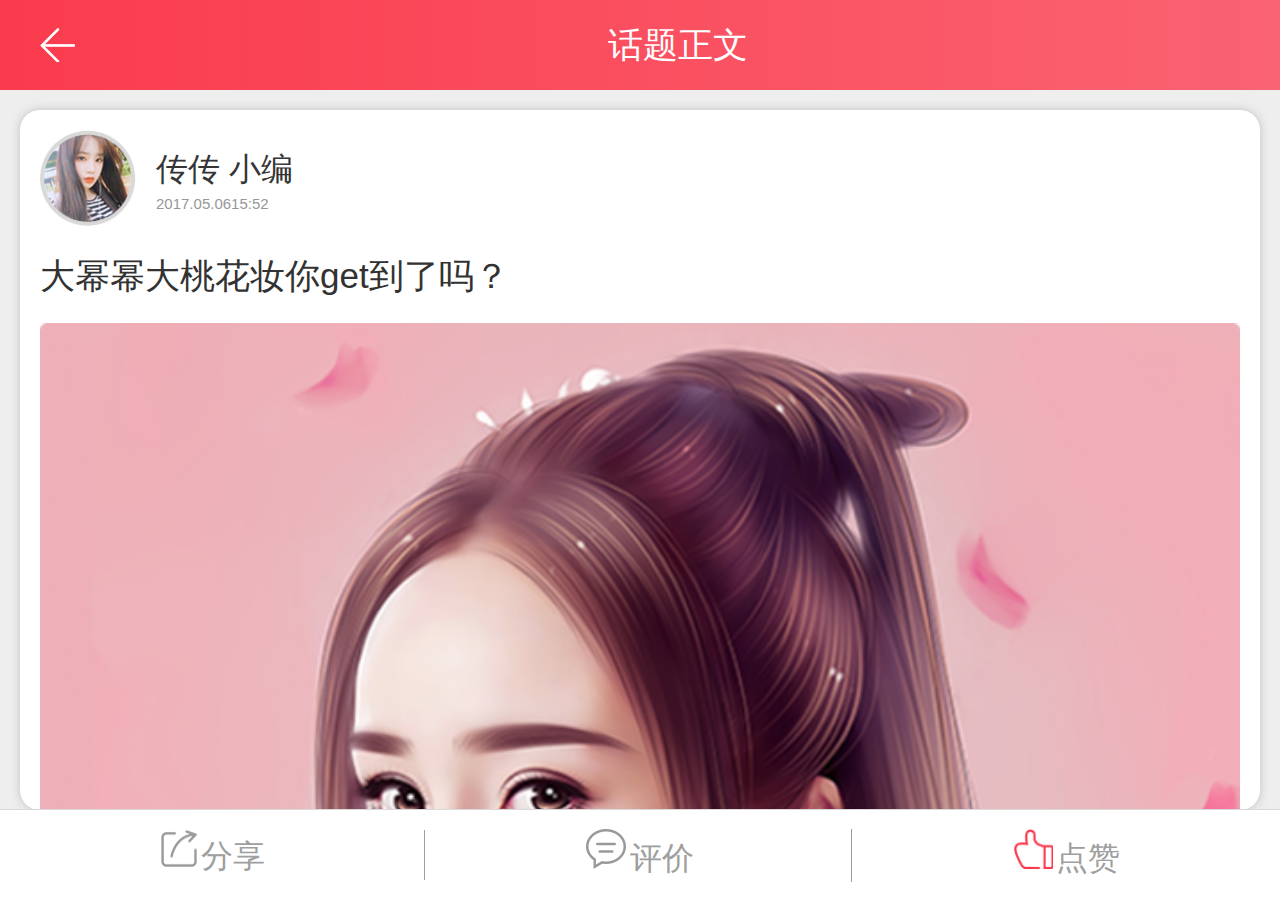
<file: index.html>
<!DOCTYPE html>
<html>
<head>
    <meta charset="utf-8">
    <meta name="viewport" content="initial-scale=1.0, maximum-scale=1.0, user-scalable=no" />
    <title>传传</title>
    <script src="js/rem.js" type="text/javascript"></script>
    <link rel="stylesheet" type="text/css" href="css/chuanchuan.css"/>
</head>
<body>
	<div class="container">
		<header class="header">
			<a href="second.html" class="header-title-pic"></a>
			<h4 class="header-title">话题正文</h4>
		</header>
		<section class="main">
			<div class="main-first">
				<!--传传 小编-->
				<div class="main-first-up">
					<div class="first-one">
						<img src="img/xiaotou_pic.png" class="main-first-pic"/>
					</div>
					<div class="first-two">
						<p class="first-text-xiao">传传 小编</p>
						<p class="first-date"><span>2017.05.06</span><time>15:52</time></p>
					</div>
				</div>
				<!--传传 小编-->
				<!--文字-->
				<h1 class="first-text-h1">大幂幂大桃花妆你get到了吗？</h1>
				<!--文字-->
				<!--big-pic-->
				<div class="big-img">
					<img src="img/big_pic.png" class="first-big"/>
				</div>
				
				<!--big-pic-->
			</div>
			<div class="main-second">
				<div class="second-title">
					#26851人已参与和讨论
				</div>
				<div class="second-body">
					<div class="second-body-one">
						<img src="img/review_pic.png" class="second-body-pic"/>
					</div>
					<div class="second-body-two">
						<h4 class="second-body-two-h4">这是个用户的名字</h4>
						<p class="second-body-two-p1"><span>06.08</span>&nbsp;&nbsp;<span>16:58</span></p>
						<p class="second-body-two-p2">顶一个，我也想要一个啊啊啊啊啊啊啊啊啊啊啊</p>
						<div class="second-body-two-why">
							<h5 class="second-body-two-why-h5">这是个用户的名字:<i class="second-body-two-why-i">我也想要</i></h5>
							<p class="second-body-two-p3">共两条回复></p>
						</div>
					</div>
					<div class="second-body-three">
						<img src="img/goog_pci.png" class="second-body-three-pic-zan"/>
						<img src="img/base_toggle.png" class="second-body-three-pic-toggle"/>
					</div>
				</div>
				<!--2-->
				<div class="second-body second-body-middle">
					<div class="second-body-one">
						<img src="img/review_pic.png" class="second-body-pic"/>
					</div>
					<div class="second-body-two">
						<h4 class="second-body-two-h4">这是个用户的名字</h4>
						<p class="second-body-two-p1"><span>06.08</span>&nbsp;&nbsp;<span>16:58</span></p>
						<p class="second-body-two-p2">顶一个，我也想要一个啊啊啊啊啊啊啊啊啊啊啊</p>
					</div>
					<div class="second-body-three">
						<img src="img/goog_pci.png" class="second-body-three-pic-zan"/>
						<img src="img/base_toggle.png" class="second-body-three-pic-toggle"/>
					</div>
				</div>
				<!--3-->
				<div class="second-body second-body-middle">
					<div class="second-body-one">
						<img src="img/review_pic.png" class="second-body-pic"/>
					</div>
					<div class="second-body-two">
						<h4 class="second-body-two-h4">这是个用户的名字</h4>
						<p class="second-body-two-p1"><span>06.08</span>&nbsp;&nbsp;<span>16:58</span></p>
						<p class="second-body-two-p2">顶一个，我也想要一个啊啊啊啊啊啊啊啊啊啊啊</p>
					</div>
					<div class="second-body-three">
						<img src="img/goog_pci.png" class="second-body-three-pic-zan"/>
						<img src="img/base_toggle.png" class="second-body-three-pic-toggle"/>
					</div>
				</div>
				<!--4-->
				<div class="second-body second-body-middle">
					<div class="second-body-one">
						<img src="img/review_pic.png" class="second-body-pic"/>
					</div>
					<div class="second-body-two">
						<h4 class="second-body-two-h4">这是个用户的名字</h4>
						<p class="second-body-two-p1"><span>06.08</span>&nbsp;&nbsp;<span>16:58</span></p>
						<p class="second-body-two-p2">顶一个，我也想要一个啊啊啊啊啊啊啊啊啊啊啊</p>
					</div>
					<div class="second-body-three">
						<img src="img/goog_pci.png" class="second-body-three-pic-zan"/>
						<img src="img/base_toggle.png" class="second-body-three-pic-toggle"/>
					</div>
				</div>
				<!--5-->
				<div class="second-body second-body-middle">
					<div class="second-body-one">
						<img src="img/review_pic.png" class="second-body-pic"/>
					</div>
					<div class="second-body-two">
						<h4 class="second-body-two-h4">这是个用户的名字</h4>
						<p class="second-body-two-p1"><span>06.08</span>&nbsp;&nbsp;<span>16:58</span></p>
						<p class="second-body-two-p2">顶一个，我也想要一个啊啊啊啊啊啊啊啊啊啊啊</p>
					</div>
					<div class="second-body-three">
						<img src="img/goog_pci.png" class="second-body-three-pic-zan"/>
						<img src="img/base_toggle.png" class="second-body-three-pic-toggle"/>
					</div>
				</div>
				<!--6-->
				<div class="second-body second-body-middle">
					<div class="second-body-one">
						<img src="img/review_pic.png" class="second-body-pic"/>
					</div>
					<div class="second-body-two">
						<h4 class="second-body-two-h4">这是个用户的名字</h4>
						<p class="second-body-two-p1"><span>06.08</span>&nbsp;&nbsp;<span>16:58</span></p>
						<p class="second-body-two-p2">顶一个，我也想要一个啊啊啊啊啊啊啊啊啊啊啊</p>
					</div>
					<div class="second-body-three">
						<img src="img/goog_pci.png" class="second-body-three-pic-zan"/>
						<img src="img/base_toggle.png" class="second-body-three-pic-toggle"/>
					</div>
				</div>
			</div>
		</section>
		<footer class="footer">
			<a href=" " class="footer-icon">
				<span><img src="img/fenxiang.png" class="footer-pic1"/></span>
				<span class="footer-text">分享</span>
			</a>
			<a href="#" class="footer-icon">
				<span><img src="img/base_toggle.png" class="footer-pic2"/></span>
				<span class="footer-text">评价</span>
			</a>
			<a href="#" class="footer-icon">
				<span><img src="img/base_pic_red_zan.png"class="footer-pic3"/></span>
				<span class="footer-text">点赞</span>
			</a>
		</footer>
	</div>
</body>
</html>
</file>
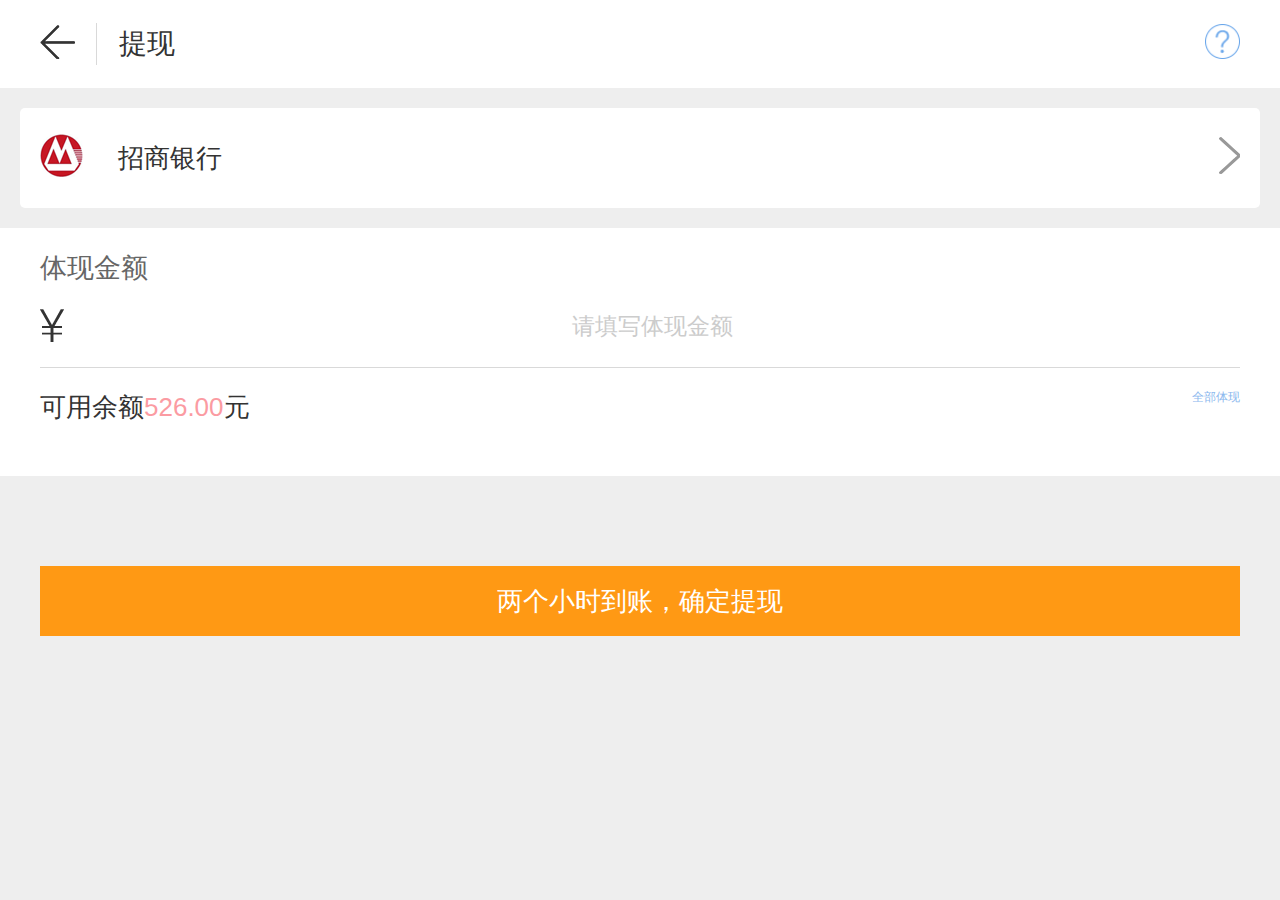
<file: eighth.html>
<!DOCTYPE html>
<html>
<head>
    <meta charset="utf-8">
    <meta name="viewport" content="initial-scale=1.0, maximum-scale=1.0, user-scalable=no" />
    <title>传传eighth</title>
    <script src="js/rem.js" type="text/javascript"></script>
   <link rel="stylesheet" type="text/css" href="css/second.css"/>
</head>
<body>
	<div class="container">
		<header class="header-eighth">
			<div class="header-eighth-title">
				<div class="header-eighth-title-one">
					<img src="img/second/fanhui.png" class="header-eighth-title-icon"/>
				</div>
				<div class="header-eighth-title-two">
					提现
				</div>
				<div class="header-eighth-title-three"><img src="img/second/wenhao.png" class="header-eighth-title-pic"/></div>
			</div>
			
		</header>
		<section class="main">
			<div class="main-eighth">
				<div class="main-eighth-img1">
					<img src="img/second/zhaoshang.png" class="main-eighth-pic"/>
				</div>
				<div class="main-eighth-txt">
						招商银行
				</div>
			<div class="main-eighth-img2">
				<img src="img/second/fanhui02.png" class="main-eighth-pic2"/>
			</div>
				
			</div>
			<div class="main-eighth-1">
				<div class="main-eighth-body-1">
					体现金额
				</div>
				<div  class="main-eighth-body-2">
					<div class="eighth-icon">
						<img src="img/second/moe.png"  class="main-eighth-body-pic"/>
						
					</div>
					<div class="main-eighth-body-text1">
						请填写体现金额
					</div>
					
				</div>
				<div class="main-eighth-body-3">
					<div class="main-eighth-body-text2">
						可用余额<i>526.00</i>元
					</div>
					
					<div class="main-eighth-body-text3">
						全部体现
					</div>
					
				</div>
				
			</div>
			<div class="main-eighth-2">
				两个小时到账，确定提现
			</div>
		</section>
	</div>
</body>
</html>
</file>
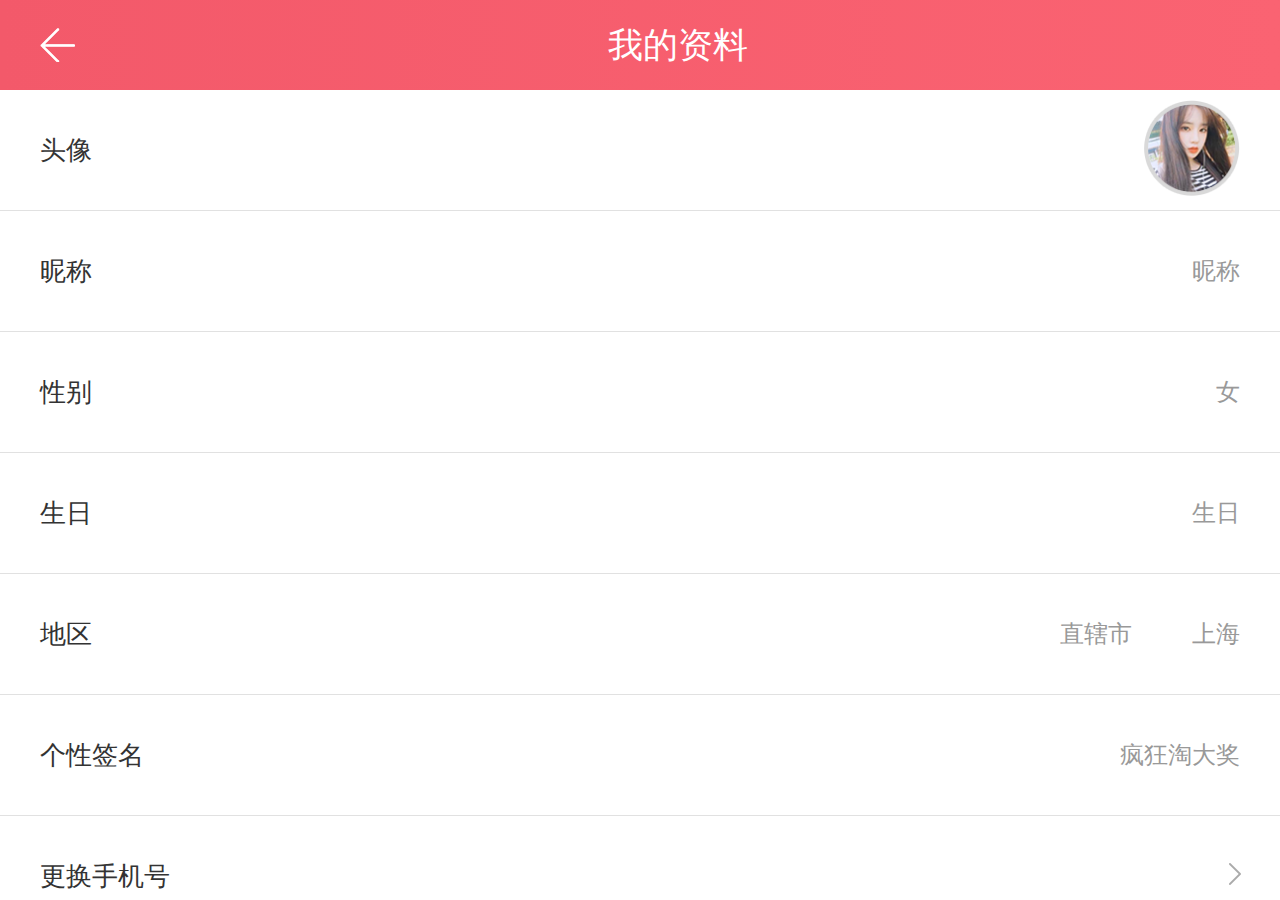
<file: fifth.html>
<!DOCTYPE html>
<html>
<head>
    <meta charset="utf-8">
    <meta name="viewport" content="initial-scale=1.0, maximum-scale=1.0, user-scalable=no" />
    <title>传传fifth</title>
    <script src="js/rem.js" type="text/javascript"></script>
   <link rel="stylesheet" type="text/css" href="css/second.css"/>
</head>
<body>
	<div class="container">
		<header class="header">
			<a href="#" class="header-title-pic"></a>
			<h4 class="header-title">我的资料</h4>
			<!--<h4 class="header-title-right">使用说明</h4>-->
		</header>
		<section class="main">
			<div class="main-fifth">
				<span class="main-fifth-title">头像</span>
				<span><img src="img/xiaotou_pic.png" class="main-fifth-pic"/></span>
			</div>
			<div class="main-fifth">
				<span class="main-fifth-title">昵称</span>
				<span class="main-fifth-title-1">昵称</span>
			</div>
			<div class="main-fifth">
				<span class="main-fifth-title">性别</span>
				<span class="main-fifth-title-1">女</span>
			</div>
			<div class="main-fifth">
				<span class="main-fifth-title">生日</span>
				<span class="main-fifth-title-1">生日</span>
			</div>
			<div class="main-fifth">
				<span class="main-fifth-title">地区</span>
				<span class="main-fifth-title-1"><i class="main-fifth-title-1-i">直辖市</i>上海</span>
			</div>
			<div class="main-fifth">
				<span class="main-fifth-title">个性签名</span>
				<span class="main-fifth-title-1">疯狂淘大奖</span>
			</div>
			<div class="main-fifth">
				<span class="main-fifth-title">更换手机号</span>
				<span class="main-fifth-title-pic1"><img src="img/second/sanjiao.png"/></span>
			</div>
		</section>
		
	</div>
</body>
</html>
</file>
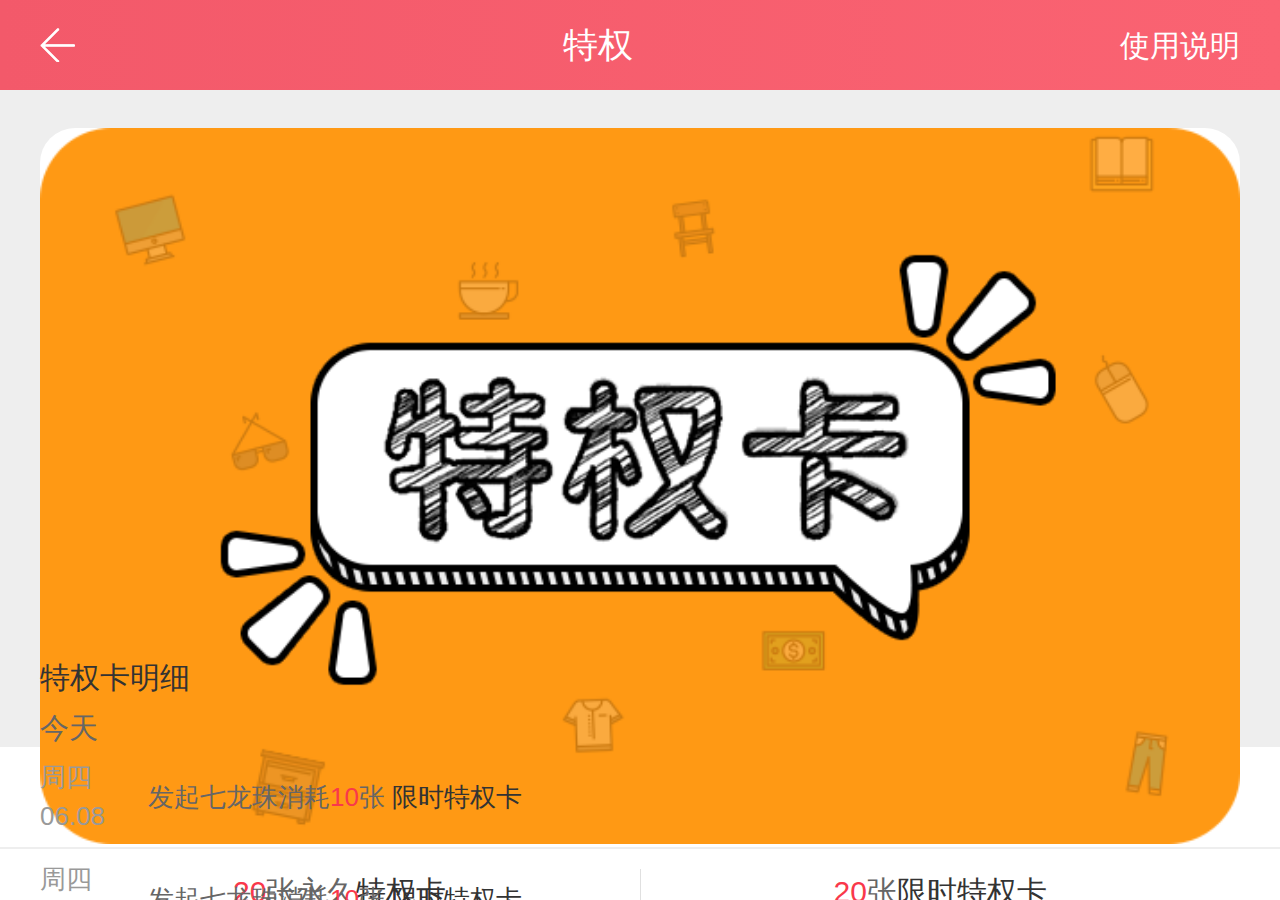
<file: fourth.html>
<!DOCTYPE html>
<html>
<head>
    <meta charset="utf-8">
    <meta name="viewport" content="initial-scale=1.0, maximum-scale=1.0, user-scalable=no" />
    <title>传传fourth</title>
    <script src="js/rem.js" type="text/javascript"></script>
   <link rel="stylesheet" type="text/css" href="css/second.css"/>
</head>
<body>
	<div class="container">
		<header class="header">
			<a href="#" class="header-title-pic"></a>
			<h4 class="header-title">特权</h4>
			<h4 class="header-title-right">使用说明</h4>
		</header>
		<section class="main main-one">
			<div class="main-fourth-first">
				<div class="banner">
					<img src="img/second/big-iocn.png" class="big-icon"/>
				</div>
				<div class="main-fourth-first-text">
					<a href="#" class="main-fourth-first-text-a"><i class="text-i">20</i><i class="text-i2">张永久</i>特权卡</a>
					<a href="#" class="main-fourth-first-text-a" style="border-right: none;"><i class="text-i">20</i><i class="text-i2">张</i>限时特权卡</a>
				</div>
			</div>	
			<div class="fourth-title">
				<h4 class="fourth-title-h4">特权卡明细</h4>
				<p class="fourth-title-p">今天</p>
			</div>
			<!--1-->
			
			<div class="fourth-body">
				<div class="fourth-body-time">
					<h4 class="fourth-body-time-4">周四</h4>
					<p class="fourth-body-time-p">06.08</p>
				</div>
				<div class="fourth-body-time-zhu">
					<p class="fourth-body-time-p2">
						发起七龙珠消耗<i class="fourth-red">10</i>张 <i class="fourth-hui">限时特权卡</i>
					</p>
				</div>
			</div>
			<!--2-->
			<div class="fourth-body">
				<div class="fourth-body-time">
					<h4 class="fourth-body-time-4">周四</h4>
					<p class="fourth-body-time-p">06.08</p>
				</div>
				<div class="fourth-body-time-zhu">
					<p class="fourth-body-time-p2">
						发起七龙珠消耗<i class="fourth-red">10</i>张 <i class="fourth-hui">限时特权卡</i>
					</p>
				</div>
			</div>
			<!--3-->
			<div class="fourth-body">
				<div class="fourth-body-time">
					<h4 class="fourth-body-time-4">周四</h4>
					<p class="fourth-body-time-p">06.08</p>
				</div>
				<div class="fourth-body-time-zhu">
					<p class="fourth-body-time-p2">
						发起七龙珠消耗<i class="fourth-red">10</i>张 <i class="fourth-hui">限时特权卡</i>
					</p>
				</div>
			</div>
			<div class="data">
				本周
			</div>
			<!--1-->
			<div class="fourth-body">
				<div class="fourth-body-time">
					<h4 class="fourth-body-time-4">周四</h4>
					<p class="fourth-body-time-p">06.08</p>
				</div>
				<div class="fourth-body-time-zhu">
					<p class="fourth-body-time-p2">
						发起七龙珠消耗<i class="fourth-red">10</i>张 <i class="fourth-hui">限时特权卡</i>
					</p>
				</div>
			</div>
			<!--2-->
			<div class="fourth-body">
				<div class="fourth-body-time">
					<h4 class="fourth-body-time-4">周四</h4>
					<p class="fourth-body-time-p">06.08</p>
				</div>
				<div class="fourth-body-time-zhu">
					<p class="fourth-body-time-p2">
						发起七龙珠消耗<i class="fourth-red">10</i>张 <i class="fourth-hui">限时特权卡</i>
					</p>
				</div>
			</div>
			<!--3-->
			<div class="fourth-body">
				<div class="fourth-body-time">
					<h4 class="fourth-body-time-4">周四</h4>
					<p class="fourth-body-time-p">06.08</p>
				</div>
				<div class="fourth-body-time-zhu">
					<p class="fourth-body-time-p2">
						发起七龙珠消耗<i class="fourth-red">10</i>张 <i class="fourth-hui">限时特权卡</i>
					</p>
				</div>
			</div>
			<!--4-->
			<div class="fourth-body">
				<div class="fourth-body-time">
					<h4 class="fourth-body-time-4">周四</h4>
					<p class="fourth-body-time-p">06.08</p>
				</div>
				<div class="fourth-body-time-zhu">
					<p class="fourth-body-time-p2">
						发起七龙珠消耗<i class="fourth-red">10</i>张 <i class="fourth-hui">限时特权卡</i>
					</p>
				</div>
			</div>
		</section>
		
	</div>
</body>
</html>
</file>
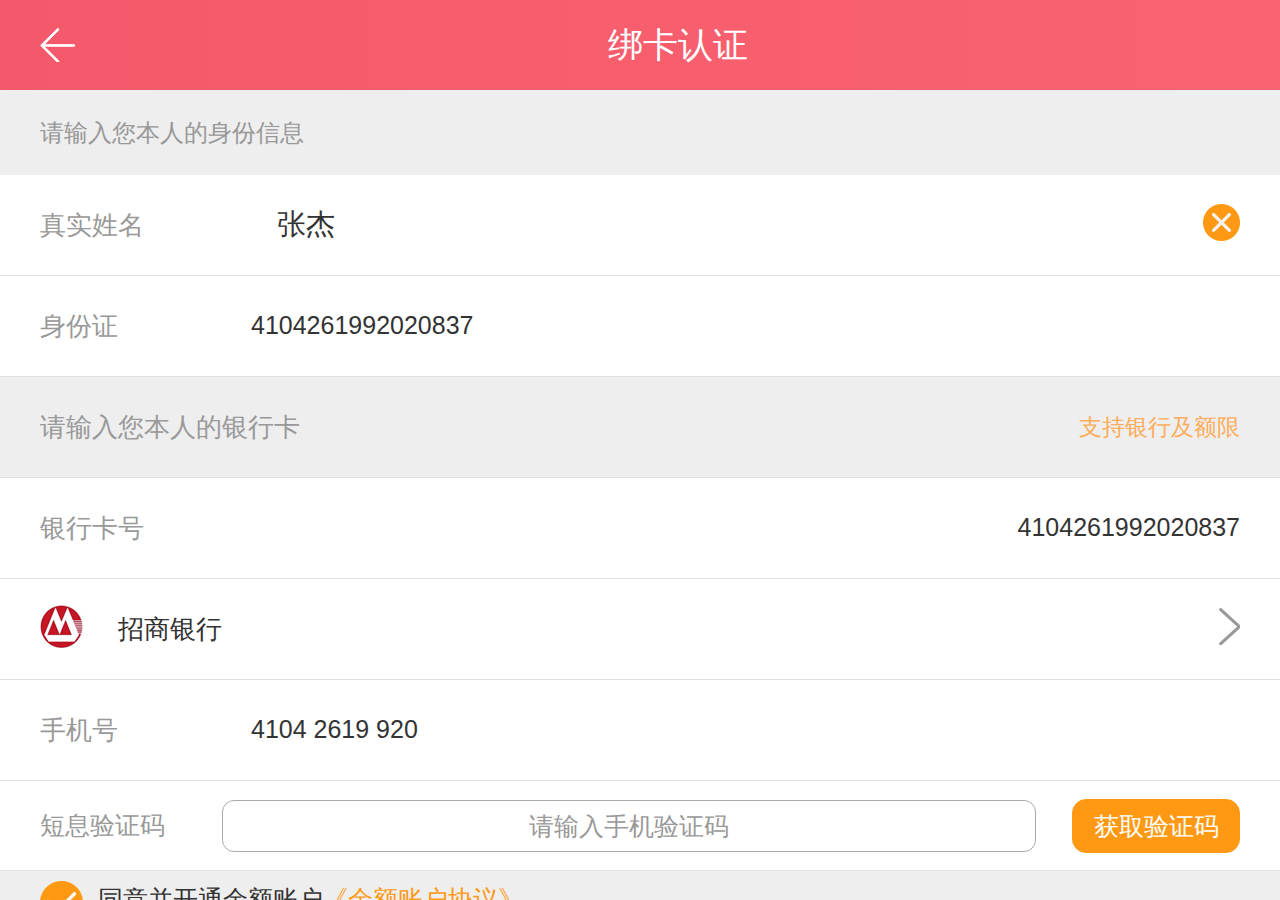
<file: ninth.html>
<!DOCTYPE html>
<html>
<head>
    <meta charset="utf-8">
    <meta name="viewport" content="initial-scale=1.0, maximum-scale=1.0, user-scalable=no" />
    <title>传传ninth</title>
    <script src="js/rem.js" type="text/javascript"></script>
   <link rel="stylesheet" type="text/css" href="css/second.css"/>
</head>
<body>
	<div class="container">
		<header class="header">
			<a href="eighth.html" class="header-title-pic"></a>
			<h4 class="header-title">绑卡认证</h4>
		</header>
		<section class="main">
			<div  class="main-ninth">
				请输入您本人的身份信息
			</div>
			<div class="main-ninth-1">
				<div class="name">真实姓名</div>
				<div class="zhang">张杰</div>
				<div class="ninth-pic"><img src="img/second/cha.png" class="ninth-img"/></div>
			</div>
			<div class="main-ninth-2">
				<div class="papers">身份证</div>
				<div class="shu">4104261992020837</div>
			</div>
			<div class="main-ninth-3">
				<div class="papers2">请输入您本人的银行卡</div>
				<div class="support">支持银行及额限</div>
				
			</div>
			<div class="main-ninth-4">
				<div class="papers3">银行卡号</div>
				<div class="shu2">4104261992020837</div>
			</div>
			<div class="main-ninth-5">
				<div class="main-ninth-img"><img src="img/second/zhaoshang.png" class="main-ninth-img"/></div>
				<div class="main-ninth-txt">招商银行</div>
				<div class="main-ninth-img2"><img src="img/second/fanhui02.png" class="main-ninth-pic2"/></div>
			</div>
			<div class="main-ninth-2">
				<div class="papers">手机号</div>
				<div class="shu">4104 2619 920</div>
			</div>
			<div class="main-ninth-6">
				<div class=" code">短息验证码</div>
				<div class=" code-tel">请输入手机验证码</div>
				<div class="get-code">获取验证码</div>
			</div>
			<div class="main-ninth-7">
				<div class="duihao-pic"><img src="img/second/duihao.png" class="duihao"/></div>
				<div class="duihao-txt">同意并开通余额账户<i class="duihao-i">《余额账户协议》</i></div>
			</div>
			<div class="main-ninth-8">
				确认绑卡
			</div>
		</section>
		
	</div>
</body>
</html>
</file>
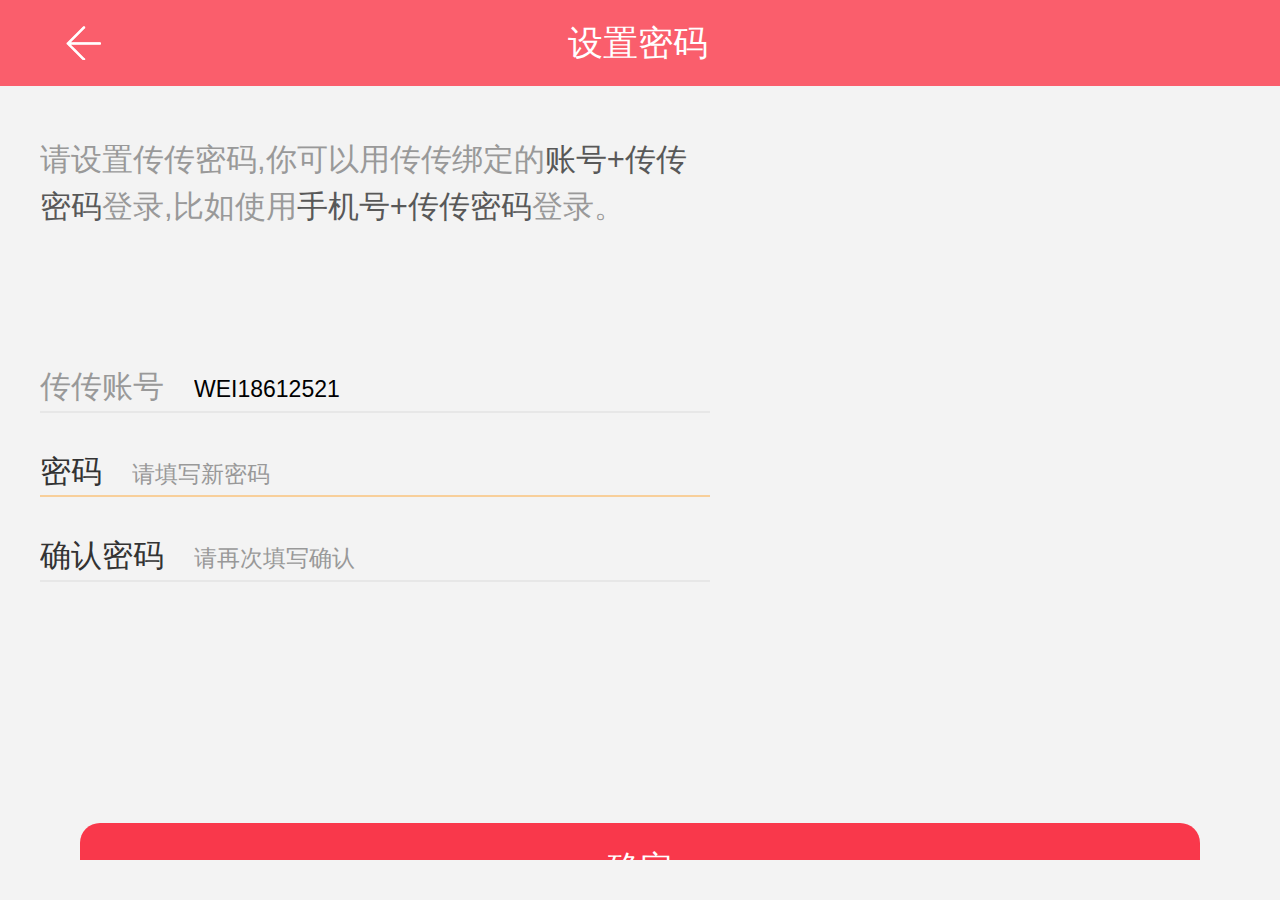
<file: password.html>
<!DOCTYPE html>
<html>
	<head>
		<meta charset="UTF-8">
		<title></title>
		<script type="text/javascript" src="js/rem.js"></script>
		<link rel="stylesheet" type="text/css" href="css/password.css"/>
	</head>
	<body>
		<div class="box">
			<div class="top">
				<a href="second.html"><img src="img/fan1.png"/></a>
				<h3><a href="#">设置密码</a></h3>
			</div>
			<div class="content">
				<div class="zhong">
					<p>请设置传传密码,你可以用传传绑定的<a href="#">账号+传传密码</a>登录,比如使用<a href="#">手机号+传传密码</a>登录。</p>
					<form action="#">
					<h3><span class="yiyi">传传账号</span><input type="text"  value="WEI18612521" class="te"/></h3>
					<h3 class="erer"><span>密码</span><input type="text" value="请填写新密码" class="pw"/></h3>
					<h3><span>确认密码</span><input type="text" value="请再次填写确认"  class="pa"/></h3>
				</form>
				</div>	
				<div class="quit">
					<h5><a href="#">确定</a></h5>
				</div>
			</div>
				
			</div>
		</div>
	</body>
</html>
</file>
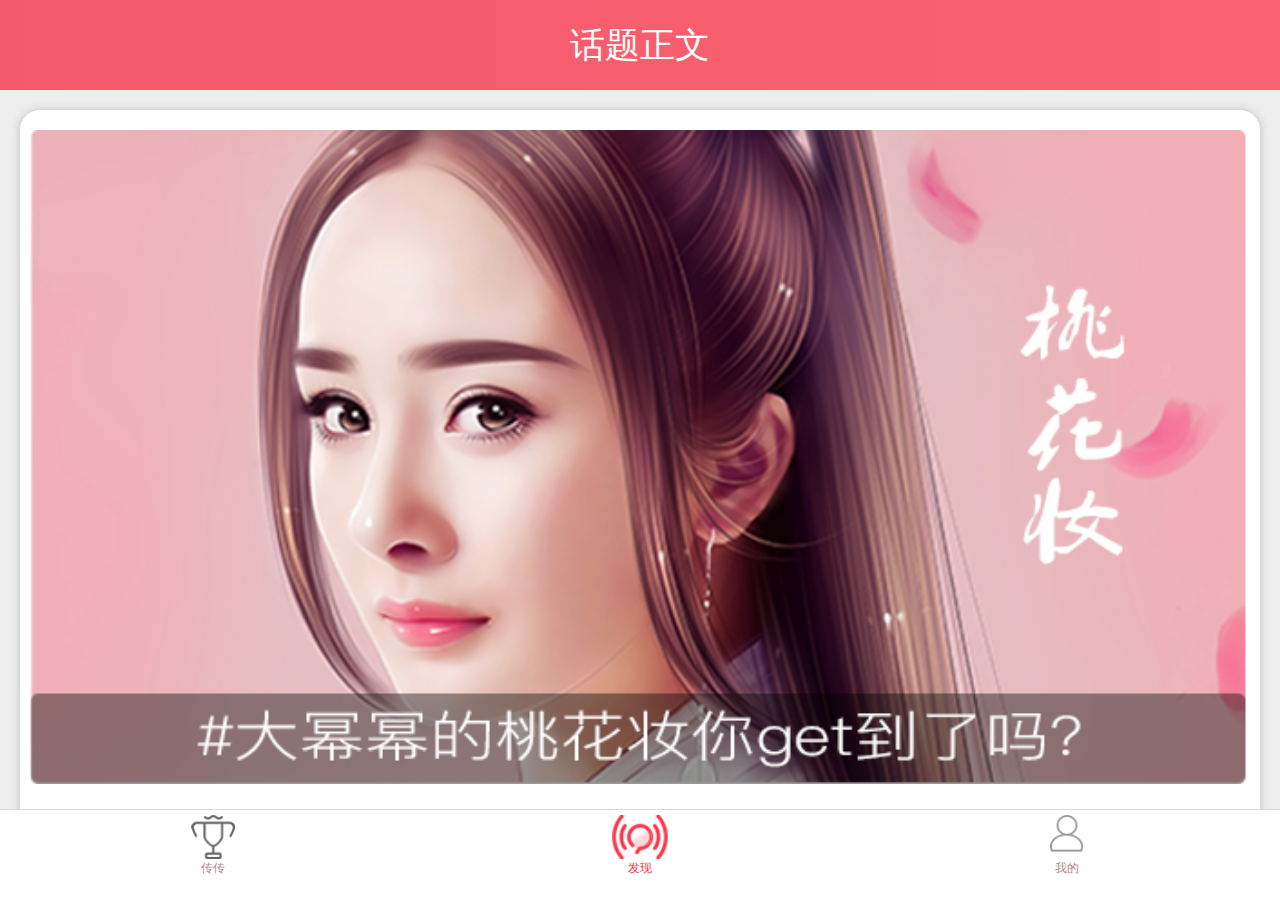
<file: second.html>
<!DOCTYPE html>
<html>
<head>
    <meta charset="utf-8">
    <meta name="viewport" content="initial-scale=1.0, maximum-scale=1.0, user-scalable=no" />
    <title>传传second</title>
    <script src="js/rem.js" type="text/javascript"></script>
   <link rel="stylesheet" type="text/css" href="css/second.css"/>
</head>
<body>
	<div class="container">
		<header class="header">
			<!--<a href="#" class="header-title-pic"></a>-->
			<h4 class="header-title">话题正文</h4>
		</header>
		<section class="main">
			<div class="main-second-first">
				<div class="banner">
					<img src="img/second/mimi_02.png" class="big-img"/>
				</div>
				<div class="icon">
					<div class="icon-img">
						<img src="img/second/xiaobiantouxiangd.png" alt="小编的头像" />
					</div>
					<div class="icon-text">
						<p class="p1">传传小编</p>
						<p class="p2">2017.05.06</p>
					</div>
					<div class="zan">
						<span><i><img src="img/base_pic_red_zan.png"/></i> 1500</span>
						<span><i><img src="img/second/xing.png"/></i></span>
					</div>
				</div>
				<div class="first-text">
					<h4 class="first-text-up">#26851人已参与讨论</h4>
					<h4 class="first-text-middle">顶一个我也想要啊啊啊啊啊啊啊啊啊</h4>
					<h4 class="first-text-bottom">顶一个我也想要啊啊啊啊啊啊啊啊啊</h4>
				</div>
			</div>
			<!--1-->
			<div class="main-second-three">
				<div class="main-second-three-up">
					<div class="main-second-three-img">
						<img src="img/second/xiaobiantouxiangd.png" class="main-second-three-img-pic"/>
					</div>
					<div class="main-second-three-text">
						rkjis8064n
					<div class="main-second-three-text1">
						抽了好多礼物,好腻害,心有灵犀的唇膏颜色,大爱啊!!!
					</div>
					</div>
				</div>
				<div class="main-second-tu">
					<div class="main-second-three-tu">
					<img src="img/second/chun_02.png" class="main-second-three-tu-pic"/>
					</div>
					<div class="main-second-three-tu">
						<img src="img/second/ren_03.png" class="main-second-three-tu-pic"/>
					</div>
					<div class="main-second-three-tu">						
						<img src="img/second/zui_03.png" class="main-second-three-tu-pic"/>
					</div>	
				</div>
				<div class="main-second-pingjia">
					<div class="main-second-pingjia-h">
						32分钟前
					</div>					
					<div class="main-second-pingjia-all">
						<div class="main-second-pingjia-all-pic">
							<img src="img/second/touxiang3_03.png" class="main-second-pingjia-all-pic-img"/>
						</div>
						<div class="main-second-pingjia-all-txt">
							<span class="main-second-pingjia-all-txt-cla">+280</span> <i class="main-second-pingjia-all-txt-i">评论</i> <a href="#" class="main-second-pingjia-all-txt-a">进入话题</a>
						</div>
						<div class="main-second-pingjia-all-zan">
							<span class="main-second-pingjia-all-zan-sp"><i class="main-second-pingjia-all-zan-i"><img src="img/goog_pci.png" class="main-second-pingjia-all-zan-img"/></i> 268</span>
							<span class="main-second-pingjia-all-zan-sp"><i class="main-second-pingjia-all-zan-i"><img src="img/fenxiang.png" class="main-second-pingjia-all-zan-img"/></i></span>
						</div>
					</div>
					<div class="main-second-icon">					
						<h4 class="main-second-icon-pic">顶一个我也想要啊啊啊啊啊啊啊啊啊</h4>
					</div>
				</div>
			</div>
			<!--2-->
			<div class="main-second-three">
				<div class="main-second-three-up">
					<div class="main-second-three-img">
						<img src="img/second/xiaobiantouxiangd.png" class="main-second-three-img-pic"/>
					</div>
					<div class="main-second-three-text">
						rkjis8064n
					<div class="main-second-three-text1">
						抽了好多礼物,好腻害,心有灵犀的唇膏颜色,大爱啊!!!
					</div>
					</div>
				</div>
				<div class="main-second-tu">
					<div class="main-second-three-tu">
					<img src="img/second/chun_02.png" class="main-second-three-tu-pic"/>
					</div>
					<div class="main-second-three-tu">
						<img src="img/second/ren_03.png" class="main-second-three-tu-pic"/>
					</div>
					<div class="main-second-three-tu">						
						<img src="img/second/zui_03.png" class="main-second-three-tu-pic"/>
					</div>	
				</div>
				<div class="main-second-pingjia">
					<div class="main-second-pingjia-h">
						32分钟前
					</div>					
					<div class="main-second-pingjia-all">
						<div class="main-second-pingjia-all-pic">
							<img src="img/second/touxiang3_03.png" class="main-second-pingjia-all-pic-img"/>
						</div>
						<div class="main-second-pingjia-all-txt">
							<span class="main-second-pingjia-all-txt-cla">+280</span> <i class="main-second-pingjia-all-txt-i">评论</i> <a href="#" class="main-second-pingjia-all-txt-a">进入话题</a>
						</div>
						<div class="main-second-pingjia-all-zan">
							<span class="main-second-pingjia-all-zan-sp"><i class="main-second-pingjia-all-zan-i"><img src="img/goog_pci.png" class="main-second-pingjia-all-zan-img"/></i> 268</span>
							<span class="main-second-pingjia-all-zan-sp"><i class="main-second-pingjia-all-zan-i"><img src="img/fenxiang.png" class="main-second-pingjia-all-zan-img"/></i></span>
						</div>
					</div>
					<div class="main-second-icon">					
						<h4 class="main-second-icon-pic">顶一个我也想要啊啊啊啊啊啊啊啊啊</h4>
					</div>
				</div>
			</div>
			<!--3-->
			<div class="main-second-three">
				<div class="main-second-three-up">
					<div class="main-second-three-img">
						<img src="img/second/xiaobiantouxiangd.png" class="main-second-three-img-pic"/>
					</div>
					<div class="main-second-three-text">
						rkjis8064n
					<div class="main-second-three-text1">
						抽了好多礼物,好腻害,心有灵犀的唇膏颜色,大爱啊!!!
					</div>
					</div>
				</div>
				<div class="main-second-tu">
					<div class="main-second-three-tu">
					<img src="img/second/chun_02.png" class="main-second-three-tu-pic"/>
					</div>
					<div class="main-second-three-tu">
						<img src="img/second/ren_03.png" class="main-second-three-tu-pic"/>
					</div>
					<div class="main-second-three-tu">						
						<img src="img/second/zui_03.png" class="main-second-three-tu-pic"/>
					</div>	
				</div>
				<div class="main-second-pingjia">
					<div class="main-second-pingjia-h">
						32分钟前
					</div>					
					<div class="main-second-pingjia-all">
						<div class="main-second-pingjia-all-pic">
							<img src="img/second/touxiang3_03.png" class="main-second-pingjia-all-pic-img"/>
						</div>
						<div class="main-second-pingjia-all-txt">
							<span class="main-second-pingjia-all-txt-cla">+280</span> <i class="main-second-pingjia-all-txt-i">评论</i> <a href="#" class="main-second-pingjia-all-txt-a">进入话题</a>
						</div>
						<div class="main-second-pingjia-all-zan">
							<span class="main-second-pingjia-all-zan-sp"><i class="main-second-pingjia-all-zan-i"><img src="img/goog_pci.png" class="main-second-pingjia-all-zan-img"/></i> 268</span>
							<span class="main-second-pingjia-all-zan-sp"><i class="main-second-pingjia-all-zan-i"><img src="img/fenxiang.png" class="main-second-pingjia-all-zan-img"/></i></span>
						</div>
					</div>
					<div class="main-second-icon">					
						<h4 class="main-second-icon-pic">顶一个我也想要啊啊啊啊啊啊啊啊啊</h4>
					</div>
				</div>
			</div>
		</section>
		<footer class="footer">
			<ul class="base">
				<li class="item">
					<a href="set.html" class="footer-icon">
						<span class="footer-icon-sp"><img src="img/second/xiaobiantouxiangz.png" class="footer-pic1"/></span>
						<span class="footer-text">传传</span>
					</a>
					</li>
				<li class="item">
					<a href="password.html" class="footer-icon">
						<span class="footer-icon-sp"><img src="img/second/faxian-active1_02.png" class="footer-pic1"/></span>
						<span class="footer-text cla">发现</span>
					</a>
				</li>
				<li class="item">
					<a href="Sixth.html" class="footer-icon">
						<span class="footer-icon-sp">
							<img src="img/second/wod.png" class="footer-pic1"/>
						</span>
						<span class="footer-text">我的</span>
					</a>
				</li>
			</ul>
		</footer>
	</div>
</body>
</html>
</file>
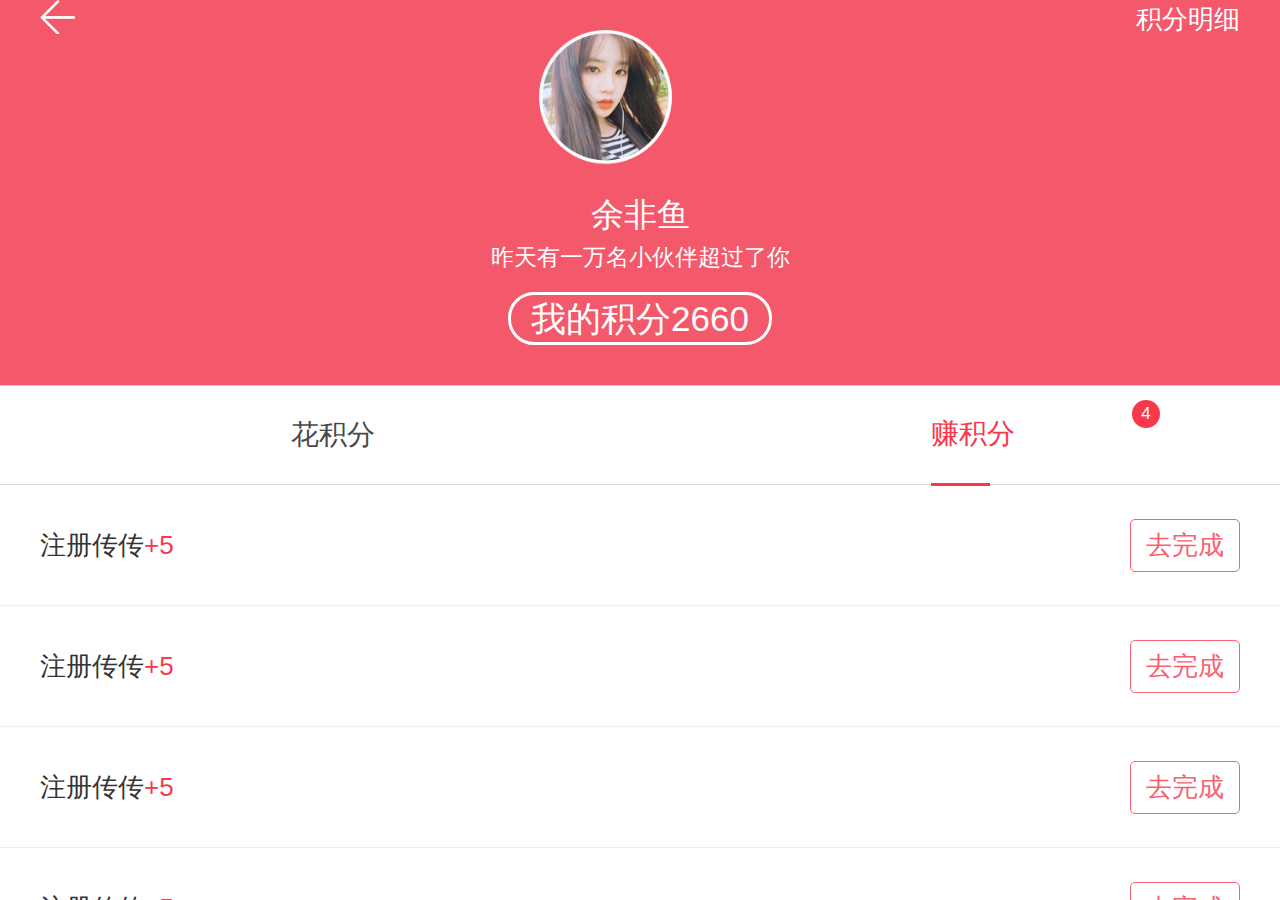
<file: seventh.html>
<!DOCTYPE html>
<html>
<head>
    <meta charset="utf-8">
    <meta name="viewport" content="initial-scale=1.0, maximum-scale=1.0, user-scalable=no" />
    <title>传传seventh</title>
    <script src="js/rem.js" type="text/javascript"></script>
   <link rel="stylesheet" type="text/css" href="css/second.css"/>
</head>
<body>
	<div class="container">
		<header class="header-seventh">
			<div class="header-seventh-title">
				<a href="Sixth.html" class=" header-seventh-title-first">
					<img src="img/arrows.png" class="header-seventh-title-first-pic"/>
				</a>
				<a href="#" class="header-seventh-title-second"><img src="img/second/sevend.png" class="header-seventh-title-second-pic "/></a>
				<a href="#" class="header-seventh-title-third">积分明细</a>
			</div>
			<div class="header-seventh-body">
				<h1 class="header-seventh-body-h1">余非鱼</h1>
				<h2 class="header-seventh-body-h2">昨天有一万名小伙伴超过了你</h2>
				<span class="header-seventh-body-span">我的积分2660</span>
			</div>	
		</header>
		<section class="main">
			<div class="main-seventh">
				<a href="#" class="main-seventh-a"><i class="seventh-red-sb">花积分</i><i class="seventh-red-4">4</i></a>
				<a href="#" class="main-seventh-a seventh-red active"><i class="seventh-red-sb">赚积分<i class="seventh-red-4">4</i></i></a>
			</div>
			<!--1-->
			
			<div class="main-seventh-body">
				<div class="main-seventh-body1">
					注册传传<span class="main-seventh-body-sp">+5</span>
				</div>
				<div class="main-seventh-body2">
					去完成
				</div>
			</div>
			<!--2-->
			<div class="main-seventh-body">
				<div class="main-seventh-body1">
					注册传传<span class="main-seventh-body-sp">+5</span>
				</div>
				<div class="main-seventh-body2">
					去完成
				</div>
			</div>
			<!--3-->
			<div class="main-seventh-body">
				<div class="main-seventh-body1">
					注册传传<span class="main-seventh-body-sp">+5</span>
				</div>
				<div class="main-seventh-body2">
					去完成
				</div>
			</div>
			<!--4-->
			<div class="main-seventh-body">
				<div class="main-seventh-body1">
					注册传传<span class="main-seventh-body-sp">+5</span>
				</div>
				<div class="main-seventh-body2">
					去完成
				</div>
			</div>
			<!--5-->
			<div class="main-seventh-body">
				<div class="main-seventh-body1">
					注册传传<span class="main-seventh-body-sp">+5</span>
				</div>
				<div class="main-seventh-body2">
					去完成
				</div>
			</div>
			<!--6-->
			<div class="main-seventh-body">
				<div class="main-seventh-body1">
					注册传传<span class="main-seventh-body-sp">+5</span>
				</div>
				<div class="main-seventh-body2">
					去完成
				</div>
			</div>
		</section>
		
	</div>
</body>
</html>
</file>
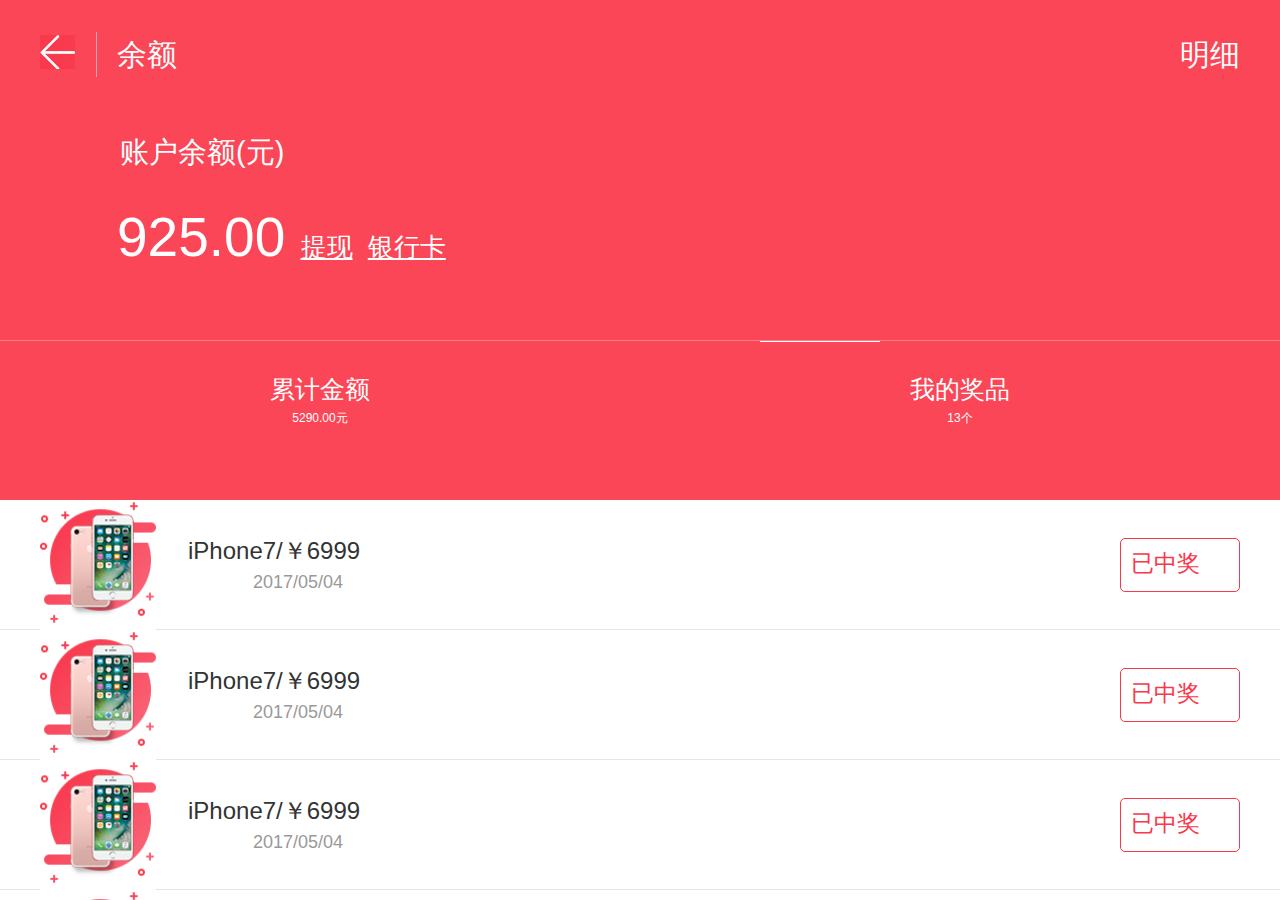
<file: Sixth.html>
<!DOCTYPE html>
<html>
<head>
    <meta charset="utf-8">
    <meta name="viewport" content="initial-scale=1.0, maximum-scale=1.0, user-scalable=no" />
    <title>传传sixth</title>
    <script src="js/rem.js" type="text/javascript"></script>
   <link rel="stylesheet" type="text/css" href="css/second.css"/>
</head>
<body>
	<div class="container">
		<header class="header-sixth">
			<div class="header-sixth-title">
				<span class="header-sixth-title-ba">
					<img src="img/second/leftjiantou.png" class="sixth-pic"/>
				</span>
				<div class="header-sixth--title-money">
					余额
				</div>
				<div class="header-sixth--title-m">
					明细
				</div>
			</div>
			<div class="header-sixth-title2">
				账户余额(元)
			</div>
			<div class="header-sixth-title3">
				<span class="header-sixth-title-sp">925.00 <i class="header-sixth-title-i1">提现</i> <i class="header-sixth-title-i2">银行卡</i></span>
			</div>
			<div class="header-sixth-title4">
				<a href="wang3-8-1.html" class="header-sixth-title4-a">
					<p class="header-sixth-title4-a-p">累计金额</p>
					<p class="header-sixth-title4-a-p2">5290.00元</p>
				</a>
				<a href="seventh.html" class="header-sixth-title4-a">
					<p class="header-sixth-title4-a-p"> <i class="sixth-absolite"></i>我的奖品</p>
					<p class="header-sixth-title4-a-p2">13个</p>
				</a>
			</div>
		</header>
		<section class="main">
			<div class="main-sixth">
				<div class="main-sixth-l">
					<img src="img/second/money.png" class="main-sixth-pic"/>
				</div>
				<div class="main-sixth-c">
					<h4 class="main-sixth-c-h4">iPhone7/￥6999</h4>
					<p class="main-sixth-c-p">2017/05/04</p>
				</div>
				<div class="main-sixth-r">
					<p class="main-sixth-r-p">已中奖</p>
				</div>
			</div>
			<!--2-->
			<div class="main-sixth">
				<div class="main-sixth-l">
					<img src="img/second/money.png" class="main-sixth-pic"/>
				</div>
				<div class="main-sixth-c">
					<h4 class="main-sixth-c-h4">iPhone7/￥6999</h4>
					<p class="main-sixth-c-p">2017/05/04</p>
				</div>
				<div class="main-sixth-r">
					<p class="main-sixth-r-p">已中奖</p>
				</div>
			</div>
			<!--3-->
			<div class="main-sixth">
				<div class="main-sixth-l">
					<img src="img/second/money.png" class="main-sixth-pic"/>
				</div>
				<div class="main-sixth-c">
					<h4 class="main-sixth-c-h4">iPhone7/￥6999</h4>
					<p class="main-sixth-c-p">2017/05/04</p>
				</div>
				<div class="main-sixth-r">
					<p class="main-sixth-r-p">已中奖</p>
				</div>
			</div>
			<!--4-->
			<div class="main-sixth">
				<div class="main-sixth-l">
					<img src="img/second/money.png" class="main-sixth-pic"/>
				</div>
				<div class="main-sixth-c">
					<h4 class="main-sixth-c-h4">iPhone7/￥6999</h4>
					<p class="main-sixth-c-p">2017/05/04</p>
				</div>
				<div class="main-sixth-r">
					<p class="main-sixth-r-p">已中奖</p>
				</div>
			</div>
			<!--5-->
			<div class="main-sixth">
				<div class="main-sixth-l">
					<img src="img/second/money.png" class="main-sixth-pic"/>
				</div>
				<div class="main-sixth-c">
					<h4 class="main-sixth-c-h4">iPhone7/￥6999</h4>
					<p class="main-sixth-c-p">2017/05/04</p>
				</div>
				<div class="main-sixth-r">
					<p class="main-sixth-r-p">已中奖</p>
				</div>
			</div>
			<!--6-->
			<div class="main-sixth">
				<div class="main-sixth-l">
					<img src="img/second/money.png" class="main-sixth-pic"/>
				</div>
				<div class="main-sixth-c">
					<h4 class="main-sixth-c-h4">iPhone7/￥6999</h4>
					<p class="main-sixth-c-p">2017/05/04</p>
				</div>
				<div class="main-sixth-r">
					<p class="main-sixth-r-p">已中奖</p>
				</div>
			</div>
			<!--7-->
			<div class="main-sixth">
				<div class="main-sixth-l">
					<img src="img/second/money.png" class="main-sixth-pic"/>
				</div>
				<div class="main-sixth-c">
					<h4 class="main-sixth-c-h4">iPhone7/￥6999</h4>
					<p class="main-sixth-c-p">2017/05/04</p>
				</div>
				<div class="main-sixth-r">
					<p class="main-sixth-r-p">已中奖</p>
				</div>
			</div>
			<!--8-->
			<div class="main-sixth">
				<div class="main-sixth-l">
					<img src="img/second/money.png" class="main-sixth-pic"/>
				</div>
				<div class="main-sixth-c">
					<h4 class="main-sixth-c-h4">iPhone7/￥6999</h4>
					<p class="main-sixth-c-p">2017/05/04</p>
				</div>
				<div class="main-sixth-r">
					<p class="main-sixth-r-p">已中奖</p>
				</div>
			</div>
		</section>
		
	</div>
</body>
</html>
</file>
<file: css/chuanchuan.css>
@import url(reset.css);
.font10 {
  transform: scale(0.83333333);
  transform-origin: left top;
  display: block;
}
html,
body,
.container {
  width: 100%;
  height: 100%;
  overflow: hidden;
}
.full {
  width: 100%;
  height: 100%;
  overflow: hidden;
}
.container {
  display: flex;
  flex-direction: column;
}
.container .header {
  display: flex;
  flex-direction: row;
  align-items: center;
  width: 100%;
  height: 0.9rem;
  background: #fa3b4d;
  background-image: -webkit-linear-gradient(left, #fa3b4d, #fa6372);
}
.container .header .header-title-pic {
  width: 0.35rem;
  height: 0.35rem;
  background: url("../img/arrows.png") no-repeat;
  background-size: 0.35rem;
  margin-left: 0.4rem;
  box-sizing: border-box;
}
.container .header .header-title {
  flex: 1;
  color: #fff;
  font-size: 0.35rem;
  text-align: center;
}
.container .main::-webkit-scrollbar {
  width: 0;
}
.container .main {
  width: 100%;
  height: auto;
  background: #eeeeee;
  overflow-x: none;
  overflow-y: auto;
  flex: 1;
}
.container .main .main-first {
  width: null;
  height: 7rem;
  background: #ffffff;
  border-radius: 0.2rem;
  box-shadow: 0 0 10px #BFBFBF;
  margin: 0.2rem;
}
.container .main .main-first .main-first-up {
  display: flex;
  flex-direction: row;
  align-items: center;
  width: auto;
  height: 1.4rem;
}
.container .main .main-first .main-first-up .first-one .main-first-pic {
  width: 0.96rem;
  height: auto;
  margin-left: 0.2rem;
}
.container .main .main-first .main-first-up .first-two {
  margin-left: 0.2rem;
}
.container .main .main-first .main-first-up .first-two .first-text-xiao {
  color: #353535;
  font-size: 0.32rem;
}
.container .main .main-first .main-first-up .first-two .first-date {
  color: #979797;
  font-size: 0.15rem;
}
.container .main .main-first .first-text-h1 {
  color: #323232;
  font-size: 0.35rem;
  margin-left: 0.2rem;
}
.container .main .main-first .big-img {
  margin: 0.2rem;
}
.container .main .main-first .big-img .first-big {
  width: 100%;
  height: 100%;
  margin: 0 auto;
  overflow: hidden;
}
.container .main .main-second {
  margin: 0.2rem;
  background: #fff;
}
.container .main .main-second .second-title {
  width: auto;
  height: 0.56rem;
  padding-left: 0.2rem;
  border-bottom: 1px solid #e2e2e2;
  color: #fb9c1a;
  font-size: 0.25rem;
  line-height: 0.56rem;
}
.container .main .main-second .second-body {
  display: flex;
  flex-direction: row;
  width: auto;
  height: 2.83rem;
  border-bottom: 1px solid #e2e2e2;
}
.container .main .main-second .second-body .second-body-one .second-body-pic {
  width: 0.54rem;
  height: 0.54rem;
  margin: 0.2rem 0.13rem auto 0.2rem;
}
.container .main .main-second .second-body .second-body-two {
  flex: 1;
  margin-top: 0.2rem;
}
.container .main .main-second .second-body .second-body-two .second-body-two-h4 {
  color: #2a2a2a;
  font-size: 0.24rem;
}
.container .main .main-second .second-body .second-body-two .second-body-two-p1 {
  color: #a8a8a8;
  font-size: 0.15rem;
}
.container .main .main-second .second-body .second-body-two .second-body-two-p2 {
  color: #2a2a2a;
  font-size: 0.24rem;
  width: 2.7rem;
  white-space: nowrap;
  overflow: hidden;
  text-overflow: ellipsis;
}
.container .main .main-second .second-body .second-body-two .second-body-two-why {
  background: #eeeeee;
  width: auto;
  height: 1.19rem;
  line-height: 0.6rem;
  margin-top: 0.2rem;
}
.container .main .main-second .second-body .second-body-two .second-body-two-why .second-body-two-why-h5 {
  padding-left: 10px;
  color: #4669df;
  font-size: 0.25rem;
}
.container .main .main-second .second-body .second-body-two .second-body-two-why .second-body-two-why-h5 .second-body-two-why-i {
  color: #2a3026;
  font-size: 0.25rem;
}
.container .main .main-second .second-body .second-body-two .second-body-two-why .second-body-two-p3 {
  padding-left: 10px;
  color: #4669df;
  font-size: 0.25rem;
  text-decoration: underline;
}
.container .main .main-second .second-body .second-body-three {
  margin-top: 0.2rem;
}
.container .main .main-second .second-body .second-body-three .second-body-three-pic-zan {
  width: 0.37rem;
  height: 0.39rem;
  margin-right: 0.43rem;
}
.container .main .main-second .second-body .second-body-three .second-body-three-pic-toggle {
  width: 0.4rem;
  height: 0.4rem;
  margin-right: 0.2rem;
}
.container .main .main-second .second-body-middle {
  width: auto;
  height: 1.54rem;
}
.container .footer {
  display: flex;
  flex-direction: row;
  width: 100%;
  height: 0.9rem;
  background: #ffffff;
  border-top: 1px solid #d9d9d9;
  justify-content: space-around;
  align-items: center;
}
.container .footer .footer-icon {
  border-right: 1px solid #9f9f9f;
  width: 33%;
  text-align: center;
}
.container .footer .footer-icon .footer-pic1 {
  width: 0.36rem;
  height: 0.37rem;
}
.container .footer .footer-icon .footer-pic2 {
  width: 0.4rem;
  height: 0.4rem;
}
.container .footer .footer-icon .footer-pic3 {
  width: 0.39rem;
  height: 0.4rem;
}
.container .footer .footer-icon .footer-text {
  font-size: 0.32rem;
  color: #9f9f9f;
}
.container .footer .footer-icon:last-child {
  border-right: none;
}
</file>
<file: css/second.css>
@import url(reset.css);
.font10 {
  transform: scale(0.83333333);
  transform-origin: left top;
  display: block;
}
html,
body,
.container {
  width: 100%;
  height: 100%;
  overflow: hidden;
}
.full {
  width: 100%;
  height: 100%;
  overflow: hidden;
}
.container {
  display: flex;
  flex-direction: column;
}
.container .header {
  display: flex;
  flex-direction: row;
  align-items: center;
  width: 100%;
  height: 0.9rem;
  background: #f3596a;
  background-image: -webkit-linear-gradient(left, #f3596a, #fa6372);
}
.container .header .header-title-pic {
  width: 0.35rem;
  height: 0.35rem;
  background: url("../img/arrows.png") no-repeat;
  background-size: 0.35rem;
  margin-left: 0.4rem;
  box-sizing: border-box;
}
.container .header .header-title {
  flex: 1;
  color: #fff;
  font-size: 0.35rem;
  text-align: center;
}
.container .header .header-title-right {
  color: #fff;
  font-size: 0.30rem;
  margin-right: 0.4rem;
}
.container .main::-webkit-scrollbar {
  width: 0;
}
.container .main {
  width: 100%;
  height: auto;
  background: #eeeeee;
  overflow-x: none;
  overflow-y: auto;
  flex: 1;
  padding: auto 0.4rem;
}
.container .main .main-second-first {
  width: auto;
  height: auto;
  background: #ffffff;
  border-radius: 0.2rem;
  box-shadow: 0 0 10px #BFBFBF;
  margin: 0.2rem;
}
.container .main .main-second-first .banner {
  padding-top: 0.2rem;
  margin: 0 auto;
}
.container .main .main-second-first .banner .big-img {
  width: 100%;
  height: 100%;
}
.container .main .main-second-first .icon {
  padding: 0 0.2rem;
  display: flex;
  flex-direction: row;
  align-items: center;
}
.container .main .main-second-first .icon .icon-img {
  margin-right: 0.2rem;
  margin-top: 0.2rem;
}
.container .main .main-second-first .icon .icon-img img {
  height: 1.06rem;
}
.container .main .main-second-first .icon .icon-text {
  flex: 1;
  font-size: 0.24rem;
}
.container .main .main-second-first .icon .icon-text .p1 {
  color: #5d5d5d;
}
.container .main .main-second-first .icon .icon-text .p2 {
  color: #bfbfbf;
}
.container .main .main-second-first .icon .zan {
  flex-direction: row;
}
.container .main .main-second-first .icon .zan span {
  color: #f8384b;
  margin-left: 0.43rem;
}
.container .main .main-second-first .icon .zan span i img {
  height: 0.38rem;
}
.container .main .main-second-first .first-text {
  padding: 0 0.2rem;
}
.container .main .main-second-first .first-text .first-text-up {
  font-size: 0.21rem;
  color: #ffb060;
}
.container .main .main-second-first .first-text .first-text-middle,
.container .main .main-second-first .first-text .first-text-bottom {
  background: url("../img/second/pinluntouxiangxiao.png") no-repeat left center;
  background-size: 0.45rem;
  padding-left: 0.55rem;
  font-size: 0.2rem;
  color: #999999;
  line-height: 0.44rem;
  width: 2rem;
  white-space: nowrap;
  overflow: hidden;
  text-overflow: ellipsis;
}
.container .main .main-second-three {
  width: 100%;
  height: auto;
  background: #ffffff;
  border-bottom: 1px solid #d9d9d9;
}
.container .main .main-second-three .main-second-three-up {
  display: flex;
  flex-direction: row;
  padding-top: 0.3rem;
  width: auto;
  height: 1.6rem;
}
.container .main .main-second-three .main-second-three-up .main-second-three-img {
  margin-left: 0.4rem;
}
.container .main .main-second-three .main-second-three-up .main-second-three-img .main-second-three-img-pic {
  width: 0.74rem;
  height: auto;
}
.container .main .main-second-three .main-second-three-up .main-second-three-text {
  font-size: 0.22rem;
  margin-left: 0.2rem;
  margin-right: 0.4rem;
  color: #333333;
  line-height: 0.4rem;
}
.container .main .main-second-three .main-second-three-up .main-second-three-text1 {
  font-size: 0.22rem;
  color: #333333;
}
.container .main .main-second-three .main-second-tu {
  display: flex;
  flex-direction: row;
  margin: 0 0.4rem;
}
.container .main .main-second-three .main-second-tu .main-second-three-tu {
  width: 33%;
}
.container .main .main-second-three .main-second-tu .main-second-three-tu .main-second-three-tu-pic {
  width: 2.1rem;
  height: 2.1rem;
  margin: 0 auto;
  text-align: center;
  display: block;
}
.container .main .main-second-three .main-second-pingjia {
  margin-top: 0.1rem;
}
.container .main .main-second-three .main-second-pingjia .main-second-pingjia-h {
  color: #999999;
  font-size: 0.19rem;
  margin-left: 0.4rem;
}
.container .main .main-second-three .main-second-pingjia .main-second-pingjia-all {
  display: flex;
  flex-direction: row;
  margin-left: 0.4rem;
  margin-right: 0.4rem;
}
.container .main .main-second-three .main-second-pingjia .main-second-pingjia-all .main-second-pingjia-all-pic .main-second-pingjia-all-pic-img {
  width: 0.9rem;
  height: auto;
}
.container .main .main-second-three .main-second-pingjia .main-second-pingjia-all .main-second-pingjia-all-txt {
  flex: 1;
  margin-left: 0.2rem;
}
.container .main .main-second-three .main-second-pingjia .main-second-pingjia-all .main-second-pingjia-all-txt .main-second-pingjia-all-txt-cla {
  color: #999999;
  font-size: 0.2rem;
}
.container .main .main-second-three .main-second-pingjia .main-second-pingjia-all .main-second-pingjia-all-txt .main-second-pingjia-all-txt-i {
  margin-left: 0.13rem;
  color: #999999;
  font-size: 0.24rem;
}
.container .main .main-second-three .main-second-pingjia .main-second-pingjia-all .main-second-pingjia-all-txt .main-second-pingjia-all-txt-a {
  color: #f9384b;
  font-size: 0.24rem;
  text-decoration: underline;
}
.container .main .main-second-three .main-second-pingjia .main-second-pingjia-all .main-second-pingjia-all-zan {
  margin-right: 0.39rem;
  color: #999999;
}
.container .main .main-second-three .main-second-pingjia .main-second-pingjia-all .main-second-pingjia-all-zan .main-second-pingjia-all-zan-sp {
  margin-left: 0.26rem;
}
.container .main .main-second-three .main-second-pingjia .main-second-pingjia-all .main-second-pingjia-all-zan .main-second-pingjia-all-zan-sp .main-second-pingjia-all-zan-i .main-second-pingjia-all-zan-img {
  width: 0.39rem;
  height: auto;
}
.container .main .main-second-three .main-second-icon {
  margin-left: 0.4rem;
  margin-right: 0.4rem;
}
.container .main .main-second-three .main-second-icon .main-second-icon-pic {
  background: url("../img/second/pinluntouxiangxiao.png") no-repeat left center;
  background-size: 0.45rem;
  padding-left: 0.55rem;
  font-size: 0.2rem;
  color: #999999;
  line-height: 0.44rem;
  width: 2rem;
  white-space: nowrap;
  overflow: hidden;
  text-overflow: ellipsis;
  margin-bottom: 0.27rem;
}
.container .footer {
  width: 100%;
  height: 0.9rem;
  background: #ffffff;
  border-top: 1px solid #d9d9d9;
}
.container .footer .base {
  display: flex;
  flex-direction: row;
}
.container .footer .base .item {
  flex: 1;
  margin-top: 5px;
}
.container .footer .base .item .footer-icon {
  display: block;
  margin: 0 auto;
}
.container .footer .base .item .footer-icon .footer-icon-sp {
  display: block;
}
.container .footer .base .item .footer-icon .footer-icon-sp .footer-pic1 {
  margin: 0 auto;
  display: block;
  height: 0.44rem;
}
.container .footer .base .item .footer-icon .footer-text {
  display: block;
  text-align: center;
  color: #b6878a;
}
.container .footer .base .item .footer-icon .cla {
  color: #f9384b;
}
.container .main-fourth-first {
  width: auto;
  height: 5rem;
  background: #ffffff;
  margin: 0.38rem 0.40rem 0 0.4rem;
  border-radius: 0.35rem;
}
.container .main-fourth-first .banner .big-icon {
  width: 100%;
  height: 100%;
}
.container .main-fourth-first .main-fourth-first-text {
  display: flex;
  flex-direction: row;
  justify-content: space-between;
  text-align: center;
  align-items: center;
}
.container .main-fourth-first .main-fourth-first-text .main-fourth-first-text-a {
  flex: 1;
  border-right: 1px solid #e0e0e0;
  margin-top: 0.2rem;
  font-size: 0.3rem;
  color: #333333;
}
.container .main-fourth-first .main-fourth-first-text .main-fourth-first-text-a .text-i {
  color: #f9384b;
}
.container .main-fourth-first .main-fourth-first-text .main-fourth-first-text-a .text-i2 {
  color: #666666;
}
.container .fourth-title {
  width: auto;
  height: 1.19rem;
  margin: 0 0.4rem;
  line-height: 0.5rem;
}
.container .fourth-title .fourth-title-h4 {
  padding-top: 0.25rem;
  color: #333333;
  font-size: 0.3rem;
}
.container .fourth-title .fourth-title-p {
  color: #666666;
  font-size: 0.29rem;
}
.container .fourth-body {
  width: auto;
  height: 1rem;
  background: #ffffff;
  border-bottom: 2px solid #eeeeee;
  padding: 0 0.4rem;
  display: flex;
  flex-direction: row;
  align-items: center;
}
.container .fourth-body .fourth-body-time .fourth-body-time-4,
.container .fourth-body .fourth-body-time .fourth-body-time-p {
  color: #999999;
  font-size: 0.26rem;
}
.container .fourth-body .fourth-body-time-zhu .fourth-body-time-p2 {
  color: #666666;
  font-size: 0.26rem;
  margin-left: 0.43rem;
}
.container .fourth-body .fourth-body-time-zhu .fourth-body-time-p2 .fourth-red {
  color: #f9384b;
}
.container .fourth-body .fourth-body-time-zhu .fourth-body-time-p2 .fourth-hui {
  color: #333333;
}
.container .data {
  width: auto;
  height: 0.57rem;
  color: #666666;
  font-size: 0.25rem;
  display: flex;
  flex-direction: row;
  align-items: center;
  padding: 0 0.4rem;
}
.container .main-fifth {
  padding: 0 0.4rem;
  width: auto;
  height: 1.2rem;
  background: #ffffff;
  border-bottom: 1px solid #e1e1e1;
  display: flex;
  flex-direction: row;
  align-items: center;
}
.container .main-fifth .main-fifth-title {
  flex: 1;
  color: #333333;
  font-size: 0.26rem;
}
.container .main-fifth .main-fifth-pic {
  width: 0.96rem;
  height: auto;
}
.container .main-fifth .main-fifth-title-1 {
  color: #999999;
  font-size: 0.24rem;
}
.container .main-fifth .main-fifth-title-1 .main-fifth-title-1-i {
  margin-right: 0.6rem;
}
.container .main-fifth .main-fifth-title-pic1 {
  width: 0.12rem;
  height: auto;
}
.container .header-sixth {
  width: auto;
  height: 5rem;
  background: #fa4657;
}
.container .header-sixth .header-sixth-title {
  padding: 0 0.4rem;
  width: auto;
  height: 1.08rem;
  display: flex;
  flex-direction: row;
  align-items: center;
}
.container .header-sixth .header-sixth-title .header-sixth-title-ba {
  margin-right: 0.21rem;
}
.container .header-sixth .header-sixth-title .header-sixth-title-ba .sixth-pic {
  width: 0.35rem;
  height: auto;
}
.container .header-sixth .header-sixth-title .header-sixth--title-money {
  border-left: 1px solid #fca0a9;
  padding-left: 0.2rem;
  flex: 1;
  color: #fff;
  font-size: 0.3rem;
}
.container .header-sixth .header-sixth-title .header-sixth--title-m {
  font-size: 0.3rem;
  color: #fff;
}
.container .header-sixth .header-sixth-title2 {
  width: auto;
  height: 0.88rem;
  line-height: 0.88rem;
  margin-left: 1.2rem;
  color: #fff;
  font-size: 0.29rem;
}
.container .header-sixth .header-sixth-title3 {
  width: auto;
  height: 1.44rem;
  border-bottom: 1px solid #fb7c88;
  padding-left: 1.17rem;
}
.container .header-sixth .header-sixth-title3 .header-sixth-title-sp {
  margin-top: 0.1rem;
  color: #fff;
  font-size: 0.55rem;
}
.container .header-sixth .header-sixth-title3 .header-sixth-title-sp .header-sixth-title-i1 {
  color: #fff;
  font-size: 0.26rem;
  text-decoration: underline;
}
.container .header-sixth .header-sixth-title3 .header-sixth-title-sp .header-sixth-title-i2 {
  color: #fff;
  font-size: 0.26rem;
  text-decoration: underline;
}
.container .header-sixth .header-sixth-title4 {
  display: flex;
  flex-direction: row;
  justify-content: space-around;
  align-items: center;
  text-align: center;
}
.container .header-sixth .header-sixth-title4 .header-sixth-title4-a {
  color: white;
  flex: 1;
  margin-top: 0.3rem;
}
.container .header-sixth .header-sixth-title4 .header-sixth-title4-a .header-sixth-title4-a-p {
  font-size: 0.25rem;
  position: relative;
}
.container .header-sixth .header-sixth-title4 .header-sixth-title4-a .header-sixth-title4-a-p .sixth-absolite {
  position: absolute;
  left: 1.2rem;
  top: -0.3rem;
  border-top: 1px solid #ffffff;
  width: 1.2rem;
}
.container .header-sixth .header-sixth-title4 .header-sixth-title4-a .header-sixth-title4-a-p2 {
  font-size: 0.3;
}
.container .main-sixth {
  width: auto;
  height: 1.29rem;
  background: #ffffff;
  border-bottom: 1px solid #e5e5e5;
  display: flex;
  flex-direction: row;
  padding: 0 0.4rem;
  align-items: center;
}
.container .main-sixth .main-sixth-l .main-sixth-pic {
  width: 1.16rem;
  height: auto;
}
.container .main-sixth .main-sixth-c {
  flex: 1;
  margin-left: 0.32rem;
}
.container .main-sixth .main-sixth-c .main-sixth-c-h4 {
  color: #333333;
  font-size: 0.24rem;
}
.container .main-sixth .main-sixth-c .main-sixth-c-p {
  color: #999999;
  font-size: 0.18rem;
  margin-left: 0.65rem;
}
.container .main-sixth .main-sixth-r .main-sixth-r-p {
  width: 0.98rem;
  height: 0.38rem;
  border: 1px solid #f9384b;
  color: #f9384b;
  font-size: 0.23rem;
  border-radius: 0.05rem;
  padding: 0.07rem 0.1rem;
}
.container .header-seventh {
  width: auto;
  height: 3.85rem;
  background: #f3596a;
}
.container .header-seventh .header-seventh-title {
  width: auto;
  height: 1.9rem;
  display: flex;
  flex-direction: row;
  padding: 0 0.4rem;
}
.container .header-seventh .header-seventh-title .header-seventh-title-first .header-seventh-title-first-pic {
  width: 0.35rem;
  height: auto;
}
.container .header-seventh .header-seventh-title .header-seventh-title-second {
  flex: 1;
  text-align: center;
}
.container .header-seventh .header-seventh-title .header-seventh-title-second .header-seventh-title-second-pic {
  width: 1.55rem;
  height: auto;
  margin-top: 0.3rem;
}
.container .header-seventh .header-seventh-title .header-seventh-title-third {
  color: white;
  font-size: 0.26rem;
}
.container .header-seventh .header-seventh-body {
  color: white;
  text-align: center;
}
.container .header-seventh .header-seventh-body .header-seventh-body-h1 {
  font-size: 0.33rem;
}
.container .header-seventh .header-seventh-body .header-seventh-body-h2 {
  font-size: 0.23rem;
  margin-bottom: 0.19rem;
}
.container .header-seventh .header-seventh-body .header-seventh-body-span {
  font-size: 0.35rem;
  border: 3px solid white;
  padding: 0.04rem 0.2rem;
  border-radius: 0.26rem;
}
.container .main-seventh {
  width: auto;
  height: 0.98rem;
  background: #ffffff;
  border-bottom: 1px solid #d9d9d9;
  border-top: 1px solid #efc5c9;
  align-items: center;
  display: flex;
  flex-direction: row;
}
.container .main-seventh .main-seventh-a {
  flex: 1;
  color: #494949;
  font-size: 0.28rem;
  position: relative;
}
.container .main-seventh .main-seventh-a .seventh-red-sb {
  display: block;
  width: 0.59rem;
  height: 0.98rem;
  white-space: nowrap;
  margin: 0 auto;
  line-height: 0.98rem;
}
.container .main-seventh .main-seventh-a .seventh-red-4 {
  display: none;
}
.container .main-seventh .main-seventh-a.active .seventh-red-sb {
  border-bottom: 3px solid #f9384b;
}
.container .main-seventh .main-seventh-a.active .seventh-red-4 {
  display: block;
  position: absolute;
  right: 1.2rem;
  top: 0.15rem;
  width: 0.28rem;
  height: 0.28rem;
  background: #f9384b;
  color: white;
  font-size: 0.17rem;
  border-radius: 50%;
  text-align: center;
  line-height: 0.28rem;
}
.container .main-seventh .seventh-red {
  color: #f9384b;
}
.container .main-seventh-body {
  width: auto;
  height: 1.2rem;
  background: #ffffff;
  border-bottom: 1px solid #eeeeee;
  display: flex;
  flex-direction: row;
  align-items: center;
  padding: 0 0.4rem;
}
.container .main-seventh-body .main-seventh-body1 {
  flex: 1;
  color: #333333;
  font-size: 0.26rem;
}
.container .main-seventh-body .main-seventh-body1 .main-seventh-body-sp {
  color: #f9384b;
}
.container .main-seventh-body .main-seventh-body2 {
  color: #fa606f;
  font-size: 0.26rem;
  border: 1px solid #fa606f;
  padding: 0.06rem 0.15rem;
  border-radius: 0.05rem;
}
.container .header-eighth-title {
  display: flex;
  flex-direction: row;
  width: auto;
  height: 0.88rem;
  background: #ffffff;
  padding: 0 0.4rem;
  align-items: center;
}
.container .header-eighth-title .header-eighth-title-one .header-eighth-title-icon {
  width: 0.35rem;
  height: auto;
  margin-right: 0.21rem;
}
.container .header-eighth-title .header-eighth-title-two {
  flex: 1;
  border-left: 1px solid #d9d9d9;
  padding-left: 0.22rem;
  color: #333333;
  font-size: 0.28rem;
}
.container .header-eighth-title .header-eighth-title-three .header-eighth-title-pic {
  width: 0.35rem;
  height: auto;
}
.container .main-eighth {
  width: auto;
  height: 1rem;
  background: #ffffff;
  margin: 0 0.2rem;
  border-radius: 0.05rem;
  margin-top: 0.2rem;
  display: flex;
  flex-direction: row;
  align-items: center;
}
.container .main-eighth .main-eighth-img1 {
  margin-left: 0.2rem;
}
.container .main-eighth .main-eighth-img1 .main-eighth-pic {
  width: 0.43rem;
  height: auto;
}
.container .main-eighth .main-eighth-txt {
  flex: 1;
  color: #333333;
  font-size: 0.26rem;
  margin-left: 0.35rem;
}
.container .main-eighth .main-eighth-img2 .main-eighth-pic2 {
  width: 0.21rem;
  height: auto;
  margin-right: 0.2rem;
}
.container .main-eighth-1 {
  width: auto;
  height: 2.28rem;
  background: #ffffff;
  margin-top: 0.2rem;
  padding: 0.2rem 0.4rem 0;
}
.container .main-eighth-1 .main-eighth-body-1 {
  color: #666666;
  font-size: 0.27rem;
}
.container .main-eighth-1 .main-eighth-body-2 {
  border-bottom: 1px solid #d9d9d9;
  padding-bottom: 0.2rem;
  margin-top: 0.2rem;
  display: flex;
  flex-direction: row;
}
.container .main-eighth-1 .main-eighth-body-2 .eighth-icon .main-eighth-body-pic {
  width: 0.24rem;
  height: auto;
}
.container .main-eighth-1 .main-eighth-body-2 .main-eighth-body-text1 {
  margin: 0 auto;
  color: #cccccc;
  font-size: 0.23rem;
}
.container .main-eighth-1 .main-eighth-body-3 {
  display: flex;
  flex-direction: row;
  margin-top: 0.2rem;
}
.container .main-eighth-1 .main-eighth-body-3 .main-eighth-body-text2 {
  flex: 1;
  color: #333333;
  font-size: 0.26rem;
}
.container .main-eighth-1 .main-eighth-body-3 .main-eighth-body-text2 i {
  color: #fb9ba2;
}
.container .main-eighth-1 .main-eighth-body-3 .main-eighth-body-text3 {
  color: #8cb8ee;
}
.container .main-eighth-2 {
  width: auto;
  height: 0.7rem;
  background: #ff9914;
  margin: 0.9rem 0.4rem 0;
  color: #fff;
  font-size: 0.26rem;
  text-align: center;
  line-height: 0.7rem;
}
.container .main-ninth {
  width: auto;
  height: 0.85rem;
  padding: 0 0.4rem;
  line-height: 0.85rem;
  color: #989898;
  font-size: 0.24rem;
}
.container .main-ninth-1 {
  width: auto;
  height: 1rem;
  background: #ffffff;
  border-bottom: 1px solid #e1e1e1;
  display: flex;
  flex-direction: row;
  align-items: center;
  padding: 0 0.4rem;
}
.container .main-ninth-1 .name {
  color: #999999;
  font-size: 0.26rem;
}
.container .main-ninth-1 .zhang {
  flex: 1;
  color: #333333;
  font-size: 0.29rem;
  margin-left: 1.33rem;
}
.container .main-ninth-1 .ninth-pic .ninth-img {
  width: 0.37rem;
  height: 0.37rem;
}
.container .main-ninth-2 {
  width: auto;
  height: 1rem;
  background: #ffffff;
  border-bottom: 1px solid #e1e1e1;
  display: flex;
  flex-direction: row;
  align-items: center;
  padding: 0 0.4rem;
}
.container .main-ninth-2 .papers {
  color: #999999;
  font-size: 0.26rem;
}
.container .main-ninth-2 .shu {
  color: #333333;
  font-size: 0.25rem;
  margin-left: 1.33rem;
}
.container .main-ninth-3 {
  width: auto;
  height: 1rem;
  background: none;
  border-bottom: 1px solid #e1e1e1;
  display: flex;
  flex-direction: row;
  align-items: center;
  padding: 0 0.4rem;
}
.container .main-ninth-3 .papers2 {
  flex: 1;
  color: #999999;
  font-size: 0.26rem;
}
.container .main-ninth-3 .support {
  color: #fdad5b;
  font-size: 0.23rem;
}
.container .main-ninth-4 {
  width: auto;
  height: 1rem;
  background: #ffffff;
  border-bottom: 1px solid #e1e1e1;
  display: flex;
  flex-direction: row;
  align-items: center;
  padding: 0 0.4rem;
}
.container .main-ninth-4 .papers3 {
  flex: 1;
  color: #999999;
  font-size: 0.26rem;
}
.container .main-ninth-4 .shu2 {
  color: #333333;
  font-size: 0.25rem;
  margin-left: 1.33rem;
}
.container .main-ninth-5 {
  width: auto;
  height: 1rem;
  background: #ffffff;
  padding: 0 0.4rem;
  border-bottom: 1px solid #e1e1e1;
  display: flex;
  flex-direction: row;
  align-items: center;
}
.container .main-ninth-5 .main-ninth-img .main-ninth-img {
  width: 0.43rem;
  height: auto;
}
.container .main-ninth-5 .main-ninth-txt {
  flex: 1;
  color: #333333;
  font-size: 0.26rem;
  margin-left: 0.35rem;
}
.container .main-ninth-5 .main-ninth-img2 .main-ninth-pic2 {
  width: 0.21rem;
  height: auto;
}
.container .main-ninth-6 {
  display: flex;
  flex-direction: row;
  padding: 0 0.4rem;
  width: auto;
  height: 0.89rem;
  background: #ffffff;
  align-items: center;
  border-bottom: 1px solid #e1e1e1;
}
.container .main-ninth-6 .code {
  color: #999999;
  font-size: 0.25rem;
}
.container .main-ninth-6 .code-tel {
  flex: 1;
  color: #999999;
  font-size: 0.25rem;
  border: 1px solid #aaaaaa;
  text-align: center;
  margin-left: 0.57rem;
  margin-right: 0.36rem;
  width: 2.73rem;
  height: 0.5rem;
  line-height: 0.5rem;
  border-radius: 0.12rem;
}
.container .main-ninth-6 .get-code {
  width: 1.66rem;
  height: 0.52rem;
  background: #ff9914;
  border: 1px solid #ff9914;
  color: #fff;
  font-size: 0.25rem;
  text-align: center;
  line-height: 0.52rem;
  border-radius: 0.14rem;
}
.container .main-ninth-7 {
  padding: 0 0.4rem;
  display: flex;
  flex-direction: row;
  margin-top: 0.1rem;
}
.container .main-ninth-7 .duihao-pic {
  margin-right: 0.15rem;
}
.container .main-ninth-7 .duihao-pic .duihao {
  width: 0.43rem;
  height: 0.43rem;
}
.container .main-ninth-7 .duihao-txt {
  color: #333333;
  font-size: 0.25rem;
}
.container .main-ninth-7 .duihao-txt .duihao-i {
  color: #ff9914;
  font-size: 0.25rem;
}
.container .main-ninth-8 {
  margin: 0 auto;
  margin-top: 0.64rem;
  width: 4.7rem;
  height: 0.88rem;
  background: #f9384b;
  text-align: center;
  color: #fff;
  font-size: 0.32rem;
  line-height: 0.88rem;
  border-radius: 0.15rem;
}
</file>
<file: css/password.css>
@import url(reset.css);
.cen {
  margin: 0 auto;
}
.fl {
  float: left;
}
.fr {
  float: right;
}
.father {
  position: relative;
}
html,
body,
.box {
  width: 100%;
  height: 100%;
  overflow: hidden;
}
.yifen {
  -webkit-box-flex: 1;
}
.chuizhi {
  -webkit-box-align: center;
}
.shuipin {
  -webkit-box-pack: center;
}
.box {
  display: -webkit-box;
  -webkit-box-orient: vertical;
  background: #f3f3f3;
}
.box .top {
  width: 100%;
  height: 0.86rem;
  background: #fa5e6c;
  padding-left: 40px;
  margin-bottom: 11px;
  display: -webkit-box;
  -webkit-box-orient: horizontal;
  -webkit-box-align: center;
  position: relative;
}
.box .top img {
  position: absolute;
  top: 30%;
  left: 5%;
}
.box .top h3 {
  position: absolute;
  top: 20%;
  left: 43%;
  text-align: center;
  -webkit-box-flex: 1;
  font-size: 35px;
}
.box .top h3 a {
  color: #FFFFFF;
}
.box .content {
  -webkit-box-flex: 1;
  overflow: auto;
  margin: 0.4rem;
}
.box .content .zhong {
  width: 6.7rem;
  height: 4.3rem;
  background: none;
  font-size: 0.31rem;
}
.box .content .zhong p {
  margin-bottom: 1.34rem;
  color: #999999;
}
.box .content .zhong p a {
  color: #585858;
}
.box .content .zhong form {
  width: 100%;
  height: 2.26rem;
  background: none;
}
.box .content .zhong form input {
  background: none;
  border: 0;
  outline: none;
  display: inline-block;
}
.box .content .zhong form span {
  color: #333333;
  margin-right: 0.3rem;
}
.box .content .zhong form h3 {
  border-bottom: 2px solid #e7e7e7;
  margin-top: 0.36rem;
}
.box .content .zhong form .yiyi {
  color: #999999;
}
.box .content .zhong form .erer {
  border-bottom: 2px solid #f8cf9a;
}
.box .content .zhong form .te {
  font-size: 0.23rem;
}
.box .content .zhong form .pw {
  font-size: 0.23rem;
  color: #999999;
}
.box .content .zhong form .pa {
  font-size: 0.23rem;
  color: #999999;
}
.box .content .quit {
  margin: 0.4rem;
  font-size: 33px;
  text-align: center;
  border-radius: 20px;
  overflow: hidden;
  margin-top: 256px;
}
.box .content .quit a {
  width: 100%;
  height: 0.9rem;
  background: #f9384b;
  display: block;
  color: #FFFFFF;
  line-height: 0.9rem;
}
.zhe {
  width: 100%;
  height: 100%;
  background: rgba(0, 0, 0, 0.3);
  position: absolute;
  top: 0px;
  right: 0px;
  bottom: 0px;
  left: 0px;
  z-index: 999999;
}
.zhe .inquiry {
  position: absolute;
  left: 50%;
  top: 50%;
  width: 4.56rem;
  height: 2.46rem;
  background: #ff0000;
  margin-left: -2.28rem;
  margin-top: -1.23rem;
  border-radius: 16px;
  font-size: 30px;
}
.zhe .inquiry .shang {
  display: -webkit-box;
  -webkit-box-orient: horizontal;
  -webkit-box-pack: center;
  -webkit-box-align: center;
  height: 1.47rem;
}
.zhe .inquiry .shang h6 a {
  color: #333333;
}
.zhe .inquiry .xia {
  border-top: 2px solid #f5f5f5;
  text-align: center;
  height: 92px;
  line-height: 92px;
  display: -webkit-box;
  -webkit-box-orient: horizontal;
}
.zhe .inquiry .xia a {
  display: block;
  -webkit-box-flex: 1;
}
.zhe .inquiry .xia .ss2 {
  background: url(../img/qinbian.png) no-repeat left center;
}
.zhe .inquiry .xia .ss2 span {
  color: #ff9914;
}
</file>
